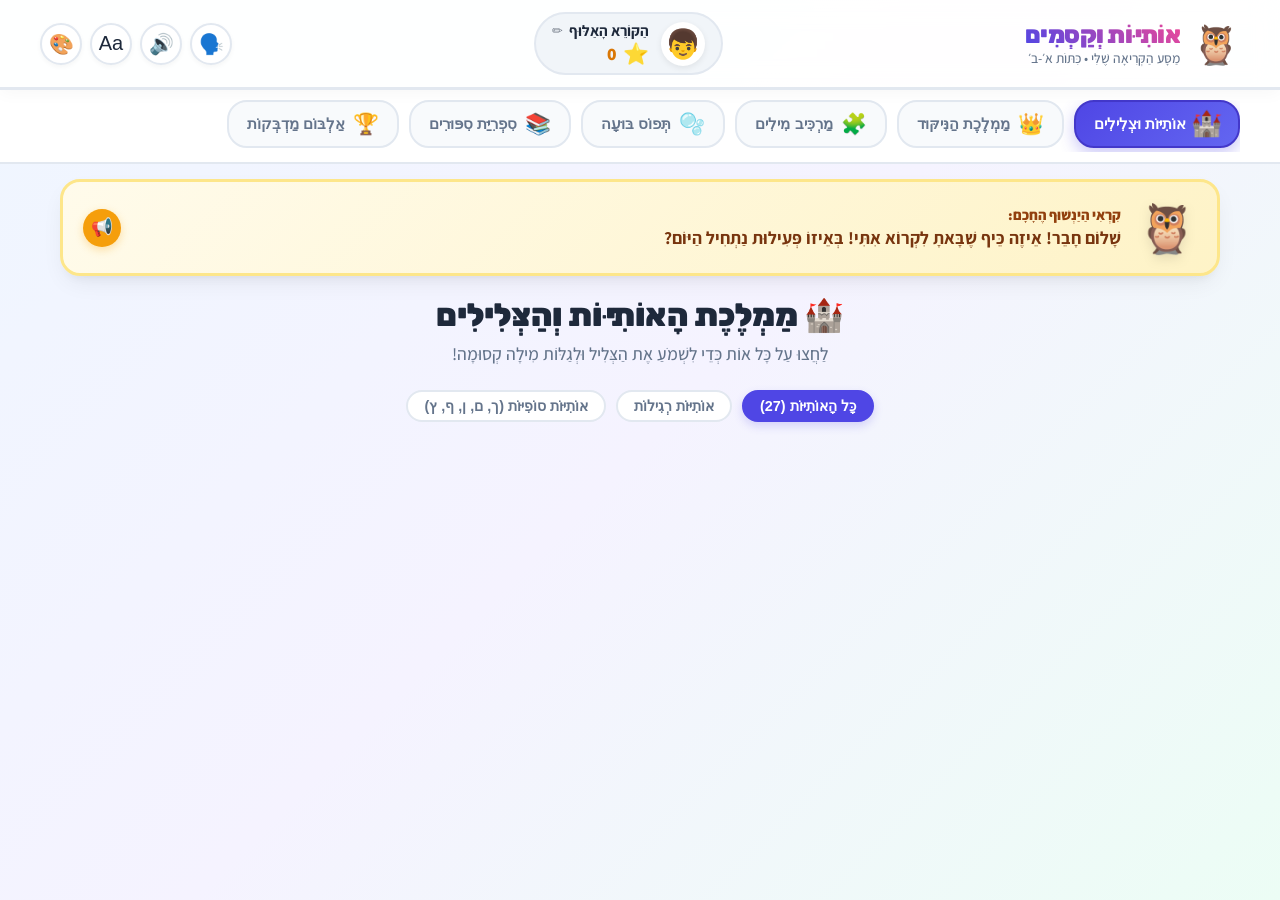
<file: index.html>
<!DOCTYPE html>
<html lang="he" dir="rtl">
<head>
    <meta charset="UTF-8">
    <meta name="viewport" content="width=device-width, initial-scale=1.0">
    <title>אוֹתִיּוֹת וְקַסְמִים - לומדים לקרוא בכיף | כיתות א׳-ב׳</title>
    <meta name="description" content="אפליקציה חינוכית ומשחקית ללימוד קריאה בעברית לילדי כיתות א'-ב': אותיות, ניקוד, הברות, מילים וסיפורים קצרים.">
    
    <!-- PWA Manifest -->
    <link rel="manifest" href="manifest.json">
    <meta name="theme-color" content="#4F46E5">
    <meta name="mobile-web-app-capable" content="yes">
    <meta name="apple-mobile-web-app-capable" content="yes">
    <meta name="apple-mobile-web-app-status-bar-style" content="default">
    <meta name="apple-mobile-web-app-title" content="אותיות וקסמים">
    <link rel="apple-touch-icon" href="icon-512.svg">

    <!-- קישור לסגנונות -->
    <link rel="stylesheet" href="style.css">
    
    <!-- Favicon קסום -->
    <link rel="icon" href="data:image/svg+xml,<svg xmlns=%22http://www.w3.org/2000/svg%22 viewBox=%220 0 100 100%22><text y=%22.9em%22 font-size=%2290%22>🦉</text></svg>">
</head>
<body>

    <!-- קנבס לחגיגות קונפטי -->
    <canvas id="confetti-canvas"></canvas>

    <!-- סרגל עליון -->
    <header class="app-header">
        <div class="header-container">
            <!-- לוגו האפליקציה -->
            <div class="logo-area" onclick="app.showZone('letters')">
                <div class="logo-icon">🦉</div>
                <div class="logo-text">
                    <h1>אוֹתִיּוֹת וְקַסְמִים</h1>
                    <p>מַסָּע הַקְּרִיאָה שֶׁלִּי • כִּתּוֹת א׳-ב׳</p>
                </div>
            </div>

            <!-- פרטי שחקן וכוכבים -->
            <div class="player-stats" id="player-profile-trigger" title="לחצו לעריכת שם ודמות">
                <div class="avatar-selector" id="current-avatar-btn">
                    👦
                </div>
                <div class="player-info">
                    <div class="player-name-row">
                        <span class="player-name" id="player-name-display">הַקּוֹרֵא הָאַלּוּף</span>
                        <span class="edit-icon-badge">✏️</span>
                    </div>
                    <div class="stars-counter">
                        <span class="star-icon">⭐</span>
                        <span id="stars-count">0</span>
                    </div>
                </div>
            </div>

            <!-- כפתורי שליטה מהירים -->
            <div class="header-actions">
                <button class="icon-btn" id="voice-settings-btn" title="בחירת קול ומבטא עברי">
                    🗣️
                </button>
                <button class="icon-btn" id="sound-toggle-btn" title="הפעל/השתק צלילים">
                    🔊
                </button>
                <button class="icon-btn" id="font-size-btn" title="שנה גודל כתב">
                    Aa
                </button>
                <button class="icon-btn" id="niqqud-color-btn" title="הדגש ניקוד בצבע">
                    🎨
                </button>
            </div>
        </div>
    </header>

    <!-- תפריט לשוניות משחק ולימוד -->
    <nav class="navigation-bar">
        <div class="nav-tabs">
            <button class="nav-tab active" data-zone="letters">
                <span class="tab-icon">🏰</span>
                <span>אוֹתִיּוֹת וּצְלִילִים</span>
            </button>
            <button class="nav-tab" data-zone="vowels">
                <span class="tab-icon">👑</span>
                <span>מַמְלֶכֶת הַנִּיקּוּד</span>
            </button>
            <button class="nav-tab" data-zone="syllables">
                <span class="tab-icon">🧩</span>
                <span>מַרְכִּיב מִילִים</span>
            </button>
            <button class="nav-tab" data-zone="bubbles">
                <span class="tab-icon">🫧</span>
                <span>תְּפוֹס בּוּעָה</span>
            </button>
            <button class="nav-tab" data-zone="stories">
                <span class="tab-icon">📚</span>
                <span>סִפְרִיַּת סִפּוּרִים</span>
            </button>
            <button class="nav-tab" data-zone="stickers">
                <span class="tab-icon">🏆</span>
                <span>אַלְבּוֹם מַדְבְּקוֹת</span>
            </button>
        </div>
    </nav>

    <!-- אזור הינשוף המלווה "קִרְאִי" -->
    <section class="mascot-banner">
        <div class="mascot-card">
            <div class="mascot-avatar" id="mascot-avatar-display">🦉</div>
            <div class="mascot-speech">
                <div class="mascot-name">קִרְאִי הַיַנְשׁוּף הֶחָכָם:</div>
                <div class="mascot-text" id="mascot-text-display">
                    שָׁלוֹם חָבֵר! אֵיזֶה כֵּיף שֶׁבָּאתָ לִקְרוֹא אִתִּי! בְּאֵיזוֹ פְּעִילוּת נַתְחִיל הַיּוֹם?
                </div>
            </div>
            <button class="mascot-speak-btn" id="mascot-speak-btn" title="הקרא את ההודעה">
                📢
            </button>
        </div>
    </section>

    <!-- גוף התוכן הראשי (אזורי משחק) -->
    <main class="main-content">

        <!-- ===================================================================
             1. אזור האותיות והצלילים
             =================================================================== -->
        <section class="game-zone active" id="zone-letters">
            <div class="zone-header">
                <h2 class="zone-title">🏰 מַמְלֶכֶת הָאוֹתִיּוֹת וְהַצְּלִילִים</h2>
                <p class="zone-subtitle">לַחֲצוּ עַל כָּל אוֹת כְּדֵי לִשְׁמֹעַ אֶת הַצְּלִיל וּלְגַלּוֹת מִילָה קְסוּמָה!</p>
            </div>

            <!-- סינון אותיות -->
            <div class="letters-filter-bar">
                <button class="filter-btn active" data-filter="all">כָּל הָאוֹתִיּוֹת (27)</button>
                <button class="filter-btn" data-filter="regular">אוֹתִיּוֹת רְגִילוֹת</button>
                <button class="filter-btn" data-filter="sofit">אוֹתִיּוֹת סוֹפִיּוֹת (ך, ם, ן, ף, ץ)</button>
            </div>

            <!-- רשת קלפי האותיות -->
            <div class="letters-grid" id="letters-grid-container">
                <!-- נטען דינמית דרך app.js -->
            </div>
        </section>

        <!-- ===================================================================
             2. ממלכת הניקוד
             =================================================================== -->
        <section class="game-zone" id="zone-vowels">
            <div class="zone-header">
                <h2 class="zone-title">👑 אֶרֶץ הַתְּנוּעוֹת וְהַנִּיקּוּד</h2>
                <p class="zone-subtitle">הַנִּיקּוּד מְלַמֵּד אֶת הָאוֹתִיּוֹת אֵיךְ לָשִׁיר! לַחֲצוּ וְתִשְׁמְעוּ כָּל תְּנוּעָה.</p>
            </div>

            <div class="vowels-showcase" id="vowels-cards-container">
                <!-- נטען דינמית דרך app.js -->
            </div>
        </section>

        <!-- ===================================================================
             3. מרכיב המילים (מעבדת ההברות)
             =================================================================== -->
        <section class="game-zone" id="zone-syllables">
            <div class="zone-header">
                <h2 class="zone-title">🧩 מַעְבֶּדֶת הַהֲבָרוֹת וְהַמִּילִים</h2>
                <p class="zone-subtitle">הַרְכִּיבוּ אֶת הַמִּילָה עַל יְדֵי לְחִיצָה עַל הַהֲבָרוֹת בַּסֵּדֶר הַנָּכוֹן!</p>
            </div>

            <div class="builder-container">
                <div class="builder-header">
                    <span class="badge" id="builder-level-indicator">שָׁלָב 1 מִתּוֹךְ 12</span>
                    <button class="btn-secondary" id="builder-listen-word-btn">🔊 הַשְׁמַע מִילָה</button>
                </div>

                <div class="word-target-card">
                    <div class="word-target-emoji" id="builder-target-emoji">🎈</div>
                    <div class="word-target-hint" id="builder-target-hint">רֶמֶז יַגִּיעַ כָּאן...</div>
                </div>

                <!-- משבצות להרכבת המילה -->
                <div class="word-slots-container" id="builder-slots-container">
                    <!-- משבצות דינמיות -->
                </div>

                <div class="syllables-bank-title">בַּחֲרוּ אֶת הַהֲבָרָה הַבָּאָה:</div>
                <div class="syllables-bank" id="builder-bank-container">
                    <!-- כפתורי הברות דינמיים -->
                </div>

                <div class="builder-actions">
                    <button class="btn-secondary" id="builder-reset-btn">🔄 נַסֶּה מֵחָדָשׁ</button>
                    <button class="btn-primary" id="builder-next-btn" style="display: none;">הַמִּילָה הַבָּאָה! 🌟</button>
                </div>
            </div>
        </section>

        <!-- ===================================================================
             4. אתגר פיצוץ בועות צליל
             =================================================================== -->
        <section class="game-zone" id="zone-bubbles">
            <div class="zone-header">
                <h2 class="zone-title">🫧 אֲתַגַּר פִּצּוּץ הַבּוּעוֹת</h2>
                <p class="zone-subtitle">הַקְשִׁיבוּ לַצְּלִיל שֶׁקִּרְאִי אוֹמֵר, וּפוֹצְצוּ אֶת הַבּוּעָה הַמַּתְאִימָה!</p>
            </div>

            <div class="bubble-arena" id="bubble-arena">
                <div class="bubble-arena-top">
                    <div class="bubble-target-box">
                        <span>צְלִיל לְחִפּוּשׂ:</span>
                        <span id="bubble-target-sound" style="color: #E11D48; font-size: 1.6rem;">---</span>
                        <button class="icon-btn" id="bubble-repeat-sound-btn" style="width:34px; height:34px;" title="השמע שוב צליל">🔊</button>
                    </div>
                    <div class="bubble-target-box">
                        <span>נְקֻדּוֹת:</span>
                        <span id="bubble-score">0</span>
                    </div>
                </div>

                <!-- שכבת פתיחה למשחק הבועות -->
                <div class="bubble-start-overlay" id="bubble-start-overlay">
                    <div style="font-size: 4rem;">🫧🎯</div>
                    <h3>מוּכָנִים לְפַצֵּץ בּוּעוֹת?</h3>
                    <p style="font-size: 1.15rem; color: #475569; max-width: 400px;">
                        הַקְשִׁיבוּ לַצְּלִיל וּפוֹצְצוּ רַק אֶת הַבּוּעוֹת הַנְּכוֹנוֹת כְּדֵי לִזְכּוֹת בְּכוֹכָבִים!
                    </p>
                    <button class="btn-primary" id="bubble-start-btn" style="font-size: 1.3rem;">
                        הַתְחֵל מִשְׂחָק! 🚀
                    </button>
                </div>
            </div>
        </section>

        <!-- ===================================================================
             5. ספריית הסיפורים המדורגת לפי שלבי הניקוד
             =================================================================== -->
        <section class="game-zone" id="zone-stories">
            <div class="zone-header">
                <h2 class="zone-title">📚 סִפְרִיַּת הַקְּרִיאָה הַמְּדֹרֶגֶת</h2>
                <p class="zone-subtitle">מַתְחִילִים עִם קָמָץ-פַּתָּח, וּבְכָל שָׁלָב מוֹסִיפִים תְּנוּעָה חֲדָשָׁה עַד לִקְרִיאָה שׁוֹטֶפֶת!</p>
            </div>

            <!-- סינון לפי שלבי ניקוד -->
            <div class="stories-filter-bar">
                <button class="filter-btn active" data-story-filter="all">כָּל הַשְּׁלָבִים (6)</button>
                <button class="filter-btn" data-story-filter="kamatz-patach">שָׁלָב 1: קָמָץ-פַּתָּח</button>
                <button class="filter-btn" data-story-filter="chiriq">שָׁלָב 2: + חִירִיק</button>
                <button class="filter-btn" data-story-filter="cholam">שָׁלָב 3: + חוֹלָם</button>
                <button class="filter-btn" data-story-filter="shuruk">שָׁלָב 4: + שׁוּרוּק</button>
                <button class="filter-btn" data-story-filter="segol">שָׁלָב 5: + סֶגוֹל-צֵירֵה</button>
                <button class="filter-btn" data-story-filter="fluent">שָׁלָב 6: כִּתָּה ב׳</button>
            </div>

            <!-- רשימת כרטיסי הסיפורים -->
            <div class="stories-list" id="stories-grid-container">
                <!-- נטען דינמית -->
            </div>

            <!-- תצוגת קריאת סיפור פעיל -->
            <div class="story-reader-view" id="story-reader-view">
                <div class="reader-header">
                    <div>
                        <span class="story-badge" id="reader-story-badge">כִּתָּה א׳</span>
                        <span class="story-vowels-pill" id="reader-vowels-pill" style="margin-right: 8px;">תְּנוּעוֹת</span>
                        <h3 id="reader-story-title" style="font-size: 1.9rem; font-weight: 800; font-family: 'Assistant', sans-serif; margin-top: 6px;">כּוֹתֶרֶת</h3>
                    </div>
                    <button class="btn-secondary" id="reader-back-btn">⬅️ חֲזָרָה לַסִּפְרִיָּה</button>
                </div>

                <!-- משפטי הסיפור המנוקדים -->
                <div class="reader-sentences" id="reader-sentences-container">
                    <!-- מילים מנוקדות הניתנות להקראה ולהדגשת קריוקי -->
                </div>

                <!-- כפתורי שליטה בהקראה -->
                <div class="reader-controls">
                    <button class="btn-primary" id="reader-play-btn">
                        <span>▶️</span>
                        <span>קְרָא לִי אֶת הַסִּפּוּר</span>
                    </button>
                    <button class="btn-secondary" id="reader-stop-btn">
                        <span>⏹️</span>
                        <span>עֲצֹר הַקְרָאָה</span>
                    </button>
                </div>

                <!-- שאלת הבנת הנקרא -->
                <div class="story-quiz-box" id="story-quiz-box">
                    <h4 id="story-quiz-question">שְׁאֵלַת הֲבָנָה...</h4>
                    <div class="quiz-options-list" id="story-quiz-options">
                        <!-- אפשרויות תשובה -->
                    </div>
                    <div id="story-quiz-feedback" style="margin-top: 15px; font-weight: 800; font-size: 1.1rem; display: none;"></div>
                </div>
            </div>
        </section>

        <!-- ===================================================================
             6. אלבום המדבקות וההישגים
             =================================================================== -->
        <section class="game-zone" id="zone-stickers">
            <div class="zone-header">
                <h2 class="zone-title">🏆 אַלְבּוֹם הַמַּדְבְּקוֹת וְהַפְּרָסִים</h2>
                <p class="zone-subtitle">כָּל פְּעִילוּת מַעֲנִיקָה כּוֹכָבִים שֶׁפּוֹתְחִים מַדְבְּקוֹת קְסוּמוֹת!</p>
                
                <!-- תעודת הקורא המצטיין האישית -->
                <div class="child-certificate-banner" id="child-certificate-banner">
                    <div class="cert-icon">🎖️</div>
                    <div class="cert-text">
                        <div class="cert-title">תְּעוּדַת הַקּוֹרֵא הַמִּצְטַיֵּן מוּעֲנֶקֶת לְ:</div>
                        <div class="cert-name" id="cert-child-name">הַקּוֹרֵא הָאַלּוּף</div>
                    </div>
                </div>
            </div>

            <div class="stickers-grid" id="stickers-grid-container">
                <!-- נטען דינמית דרך app.js -->
            </div>
        </section>

    </main>

    <!-- =======================================================================
         מודאל פרטי אות מורחב (Letter Detail Modal)
         ======================================================================= -->
    <div class="modal-backdrop" id="letter-modal">
        <div class="modal-window">
            <button class="modal-close-btn" onclick="app.closeModal('letter-modal')">✕</button>
            <div id="letter-modal-char" style="font-size: 5rem; font-weight: 900; color: #4F46E5; font-family: 'Rubik';">א</div>
            <h3 id="letter-modal-name" style="font-size: 1.8rem; margin: 5px 0;">שֵׁם הָאוֹת</h3>
            <div id="letter-modal-emoji" style="font-size: 3.5rem; margin: 10px 0;">🐇</div>
            <div id="letter-modal-word" style="font-size: 2rem; font-weight: 800; color: #E11D48;">מִילָה</div>
            <p id="letter-modal-hint" style="font-size: 1.05rem; color: #475569; margin: 15px 0; background: #F8FAFC; padding: 12px; border-radius: 12px;">רמז...</p>
            <button class="btn-primary" id="letter-modal-speak-btn" style="margin: 0 auto;">
                🔊 הַשְׁמַע צְלִיל וּמִילָה
            </button>
        </div>
    </div>

    <!-- =======================================================================
         מודאל פרופיל: שם הילד ובחירת דמות (Child Name & Avatar Modal)
         ======================================================================= -->
    <div class="modal-backdrop" id="profile-modal">
        <div class="modal-window profile-modal-window">
            <button class="modal-close-btn" onclick="app.closeModal('profile-modal')">✕</button>
            <h3 style="font-size: 1.6rem; color: #4F46E5; margin-bottom: 6px;">הַפְּרוֹפִיל שֶׁלִּי 🌟</h3>
            <p style="color: #64748B; font-size: 0.95rem; margin-bottom: 20px;">הַכְנִיסוּ אֶת שֵׁם הַיֶּלֶד/ה וּבַחֲרוּ אֶת הַדְּמוּת הָאֲהוּבָה עֲלֵיכֶם!</p>
            
            <!-- שדה הזנת שם הילד -->
            <div class="name-input-group">
                <label for="child-name-input" class="input-label">מָה הַשֵּׁם שֶׁלְּךָ / שֶׁלָּךְ?</label>
                <div class="name-input-wrapper">
                    <input type="text" id="child-name-input" maxlength="20" placeholder="למשל: דָּנִיאֵל, נוֹעָה, אוֹרִי..." autocomplete="off">
                </div>
            </div>

            <!-- בחירת דמות -->
            <div class="avatar-selection-group">
                <div class="input-label">בַּחֲרוּ דְּמוּת אֲהוּבָה:</div>
                <div class="avatars-grid">
                    <button class="avatar-option-btn icon-btn" data-avatar="👦" onclick="app.selectAvatarChoice('👦')">👦</button>
                    <button class="avatar-option-btn icon-btn" data-avatar="👧" onclick="app.selectAvatarChoice('👧')">👧</button>
                    <button class="avatar-option-btn icon-btn" data-avatar="🦁" onclick="app.selectAvatarChoice('🦁')">🦁</button>
                    <button class="avatar-option-btn icon-btn" data-avatar="🦊" onclick="app.selectAvatarChoice('🦊')">🦊</button>
                    <button class="avatar-option-btn icon-btn" data-avatar="🤖" onclick="app.selectAvatarChoice('🤖')">🤖</button>
                    <button class="avatar-option-btn icon-btn" data-avatar="🦉" onclick="app.selectAvatarChoice('🦉')">🦉</button>
                </div>
            </div>

            <div style="margin-top: 25px;">
                <button class="btn-primary" id="save-profile-btn" style="width: 100%; justify-content: center;" onclick="app.saveProfile()">
                    <span>שְׁמוֹר וְהַתְחֵל לִקְרוֹא!</span>
                    <span>🚀</span>
                </button>
            </div>
        </div>
    </div>

    <!-- =======================================================================
         מודאל בחירת קול ומבטא עברי (Hebrew Voice Settings Modal)
         ======================================================================= -->
    <div class="modal-backdrop" id="voice-modal">
        <div class="modal-window profile-modal-window">
            <button class="modal-close-btn" onclick="app.closeModal('voice-modal')">✕</button>
            <h3 style="font-size: 1.6rem; color: #4F46E5; margin-bottom: 6px;">הַגְדָּרוֹת קוֹל וּמִבְטָא 🗣️</h3>
            <p style="color: #64748B; font-size: 0.95rem; margin-bottom: 20px;">בַּחֲרוּ קוֹל דּוֹבֵר עִבְרִית בְּמִבְטָא יִשְׂרְאֵלִי טִבְעִי לַהַקְרָאָה!</p>

            <div class="voice-picker-group">
                <label for="voice-select-dropdown" class="input-label">בַּחֲרוּ קוֹל עִבְרִי מֵהַמַּחְשֵׁב / הַטַּלְפוֹן:</label>
                <select id="voice-select-dropdown" class="voice-select-dropdown">
                    <!-- נטען דינמית -->
                </select>
            </div>

            <div style="display: flex; gap: 10px; margin: 20px 0; justify-content: center;">
                <button type="button" class="btn-secondary" id="test-voice-btn" style="flex: 1; justify-content: center;" onclick="app.testSelectedVoice()">
                    <span>🔊 בְּדִיקַת קוֹל</span>
                </button>
                <button type="button" class="btn-primary" id="save-voice-btn" style="flex: 1; justify-content: center;" onclick="app.saveVoiceSelection()">
                    <span>שְׁמוֹר קוֹל 💾</span>
                </button>
            </div>

            <!-- תיבת טיפ להגדרת קולות טבעיים -->
            <div class="voice-tip-box">
                <div style="font-size: 1.4rem;">💡</div>
                <div style="text-align: right;">
                    <strong style="color: #92400E; display: block; margin-bottom: 3px;">טִיפּ לִקְרִיאָה בְּמִבְטָא מוּשְׁלָם:</strong>
                    <p style="font-size: 0.88rem; color: #78350F; line-height: 1.4; margin: 0;">
                        בִּדְפַדְפַן Microsoft Edge מוּבְנִים קוֹלוֹת טִבְעִיִּים בְּאֵיכוּת שִׂיא: <em>Avri Natural</em> וְ-<em>Hila Natural</em>. מַמְלִיצִים מְאוֹד לִבְחוֹר בָּהֶם!
                    </p>
                </div>
            </div>
        </div>
    </div>

    <!-- =======================================================================
         מודאל פרס ומדבקה חדשה (Reward Celebration Modal)
         ======================================================================= -->
    <div class="modal-backdrop" id="reward-modal">
        <div class="modal-window">
            <div style="font-size: 5rem; animation: gentle-bounce 1s infinite;">🎉</div>
            <h3 style="font-size: 1.8rem; color: #D97706; margin-bottom: 8px;">מַדְבָּקָה חֲדָשָׁה נִפְתְּחָה!</h3>
            <div id="reward-modal-icon" style="font-size: 4.5rem; margin: 15px 0;">🏆</div>
            <h4 id="reward-modal-title" style="font-size: 1.4rem; color: #1E293B;">אַלּוּף הַקְּרִיאָה</h4>
            <p id="reward-modal-desc" style="color: #64748B; margin: 10px 0 20px;">הִשְׁלַמְתָּ אֶת הַיַּעַד בְּהַצְלָחָה!</p>
            <button class="btn-primary" onclick="app.closeModal('reward-modal')" style="margin: 0 auto;">
                אֵיזֶה כֵּיף! תּוֹדָה 🌟
            </button>
        </div>
    </div>

    <!-- סקריפטים -->
    <script src="reading-data.js"></script>
    <script src="sound-effects.js"></script>
    <script src="app.js"></script>

    <!-- רישום Service Worker לעבודה אופליין -->
    <script>
        if ('serviceWorker' in navigator) {
            window.addEventListener('load', function() {
                navigator.serviceWorker.register('./sw.js')
                    .then(function(reg) { console.log('SW registered:', reg.scope); })
                    .catch(function(err) { console.log('SW failed:', err); });
            });
        }
    </script>
</body>
</html>
</file>
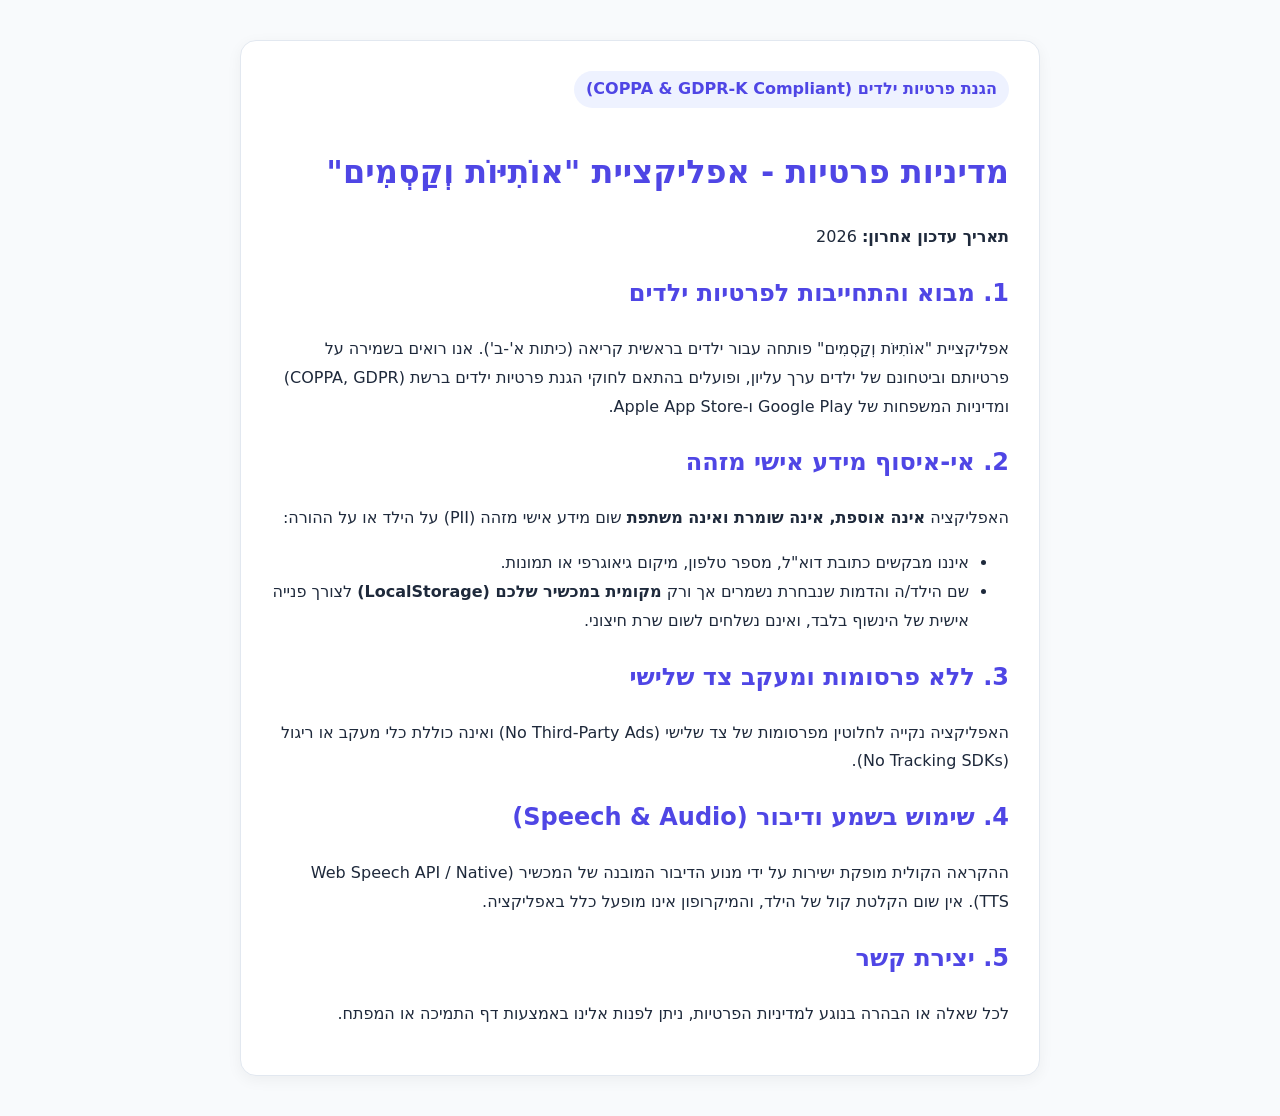
<file: privacy-policy.html>
<!DOCTYPE html>
<html lang="he" dir="rtl">
<head>
    <meta charset="UTF-8">
    <meta name="viewport" content="width=device-width, initial-scale=1.0">
    <title>מדיניות פרטיות | אוֹתִיּוֹת וְקַסְמִים</title>
    <style>
        body {
            font-family: system-ui, -apple-system, sans-serif;
            background: #F8FAFC;
            color: #1E293B;
            line-height: 1.8;
            padding: 40px 20px;
            max-width: 800px;
            margin: 0 auto;
        }
        h1, h2 { color: #4F46E5; }
        .card {
            background: white;
            padding: 30px;
            border-radius: 16px;
            box-shadow: 0 4px 15px rgba(0,0,0,0.05);
            border: 1px solid #E2E8F0;
        }
        .badge {
            background: #EEF2FF;
            color: #4F46E5;
            font-weight: 700;
            padding: 4px 12px;
            border-radius: 20px;
            display: inline-block;
            margin-bottom: 15px;
        }
    </style>
</head>
<body>
    <div class="card">
        <span class="badge">הגנת פרטיות ילדים (COPPA & GDPR-K Compliant)</span>
        <h1>מדיניות פרטיות - אפליקציית "אוֹתִיּוֹת וְקַסְמִים"</h1>
        <p><strong>תאריך עדכון אחרון:</strong> 2026</p>

        <h2>1. מבוא והתחייבות לפרטיות ילדים</h2>
        <p>
            אפליקציית "אוֹתִיּוֹת וְקַסְמִים" פותחה עבור ילדים בראשית קריאה (כיתות א'-ב'). אנו רואים בשמירה על פרטיותם וביטחונם של ילדים ערך עליון, ופועלים בהתאם לחוקי הגנת פרטיות ילדים ברשת (COPPA, GDPR) ומדיניות המשפחות של Google Play ו-Apple App Store.
        </p>

        <h2>2. אי-איסוף מידע אישי מזהה</h2>
        <p>
            האפליקציה <strong>אינה אוספת, אינה שומרת ואינה משתפת</strong> שום מידע אישי מזהה (PII) על הילד או על ההורה:
        </p>
        <ul>
            <li>איננו מבקשים כתובת דוא"ל, מספר טלפון, מיקום גיאוגרפי או תמונות.</li>
            <li>שם הילד/ה והדמות שנבחרת נשמרים אך ורק <strong>מקומית במכשיר שלכם (LocalStorage)</strong> לצורך פנייה אישית של הינשוף בלבד, ואינם נשלחים לשום שרת חיצוני.</li>
        </ul>

        <h2>3. ללא פרסומות ומעקב צד שלישי</h2>
        <p>
            האפליקציה נקייה לחלוטין מפרסומות של צד שלישי (No Third-Party Ads) ואינה כוללת כלי מעקב או ריגול (No Tracking SDKs).
        </p>

        <h2>4. שימוש בשמע ודיבור (Speech & Audio)</h2>
        <p>
            ההקראה הקולית מופקת ישירות על ידי מנוע הדיבור המובנה של המכשיר (Web Speech API / Native TTS). אין שום הקלטת קול של הילד, והמיקרופון אינו מופעל כלל באפליקציה.
        </p>

        <h2>5. יצירת קשר</h2>
        <p>
            לכל שאלה או הבהרה בנוגע למדיניות הפרטיות, ניתן לפנות אלינו באמצעות דף התמיכה או המפתח.
        </p>
    </div>
</body>
</html>
</file>
<file: style.css>
/* ==========================================================================
   אוֹתִיּוֹת וְקַסְמִים - סגנונות עיצוב ואנימציה לילדי כיתות א'-ב'
   עיצוב נגיש, רספונסיבי, צבעוני וידידותי למשתמש בעברית (RTL)
   ========================================================================== */

@import url('https://fonts.googleapis.com/css2?family=Assistant:wght@400;600;700;800;900&family=Alef:wght@400;700&family=Rubik:wght@500;700;900&display=swap');

:root {
    --primary: #4F46E5;
    --primary-light: #818CF8;
    --secondary: #EC4899;
    --accent-orange: #FF7043;
    --accent-yellow: #FFD54F;
    --accent-green: #10B981;
    --accent-blue: #0284C7;
    --accent-purple: #8B5CF6;
    
    --bg-gradient: linear-gradient(135deg, #EFF6FF 0%, #F5F3FF 50%, #ECFDF5 100%);
    --card-bg: #FFFFFF;
    --text-main: #1E293B;
    --text-muted: #64748B;
    
    --niqqud-color: #EF4444; /* צבע ניקוד מודגש */
    --font-scale: 1;
    
    --radius-sm: 12px;
    --radius-md: 20px;
    --radius-lg: 32px;
    --radius-full: 9999px;
    
    --shadow-soft: 0 10px 25px -5px rgba(0, 0, 0, 0.07), 0 8px 10px -6px rgba(0, 0, 0, 0.05);
    --shadow-pop: 0 14px 30px rgba(79, 70, 229, 0.2);
    --shadow-card: 0 8px 20px rgba(0, 0, 0, 0.06);
}

/* מצב צבע ניקוד מושבת / מופעל */
body.highlight-niqqud {
    --niqqud-color: #E11D48;
}

* {
    box-sizing: border-box;
    margin: 0;
    padding: 0;
    -webkit-tap-highlight-color: transparent;
}

body {
    font-family: 'Assistant', 'Alef', 'Rubik', system-ui, -apple-system, sans-serif;
    background: var(--bg-gradient);
    color: var(--text-main);
    direction: rtl;
    min-height: 100vh;
    display: flex;
    flex-direction: column;
    overflow-x: hidden;
    font-size: calc(16px * var(--font-scale));
    user-select: none;
    font-feature-settings: "mark" 1, "mkmk" 1;
    text-rendering: optimizeLegibility;
    -webkit-font-smoothing: antialiased;
}

/* ==========================================================================
   סרגל עליון (Top Bar & Header)
   ========================================================================== */
.app-header {
    background: rgba(255, 255, 255, 0.92);
    backdrop-filter: blur(12px);
    border-bottom: 3px solid #E2E8F0;
    padding: 12px 20px;
    position: sticky;
    top: 0;
    z-index: 100;
    box-shadow: 0 4px 15px rgba(0, 0, 0, 0.03);
}

.header-container {
    max-width: 1200px;
    margin: 0 auto;
    display: flex;
    justify-content: space-between;
    align-items: center;
    gap: 15px;
    flex-wrap: wrap;
}

.logo-area {
    display: flex;
    align-items: center;
    gap: 12px;
    cursor: pointer;
}

.logo-icon {
    font-size: 2.4rem;
    animation: gentle-bounce 2.5s infinite ease-in-out;
}

.logo-text h1 {
    font-family: 'Rubik', sans-serif;
    font-size: 1.5rem;
    font-weight: 900;
    background: linear-gradient(45deg, #4F46E5, #EC4899);
    -webkit-background-clip: text;
    -webkit-text-fill-color: transparent;
    letter-spacing: -0.5px;
}

.logo-text p {
    font-size: 0.85rem;
    color: var(--text-muted);
    font-weight: 500;
}

/* פרטי שחקן וניקוד */
.player-stats {
    display: flex;
    align-items: center;
    gap: 12px;
    background: #F1F5F9;
    padding: 6px 16px;
    border-radius: var(--radius-full);
    border: 2px solid #E2E8F0;
    cursor: pointer;
    transition: all 0.2s cubic-bezier(0.34, 1.56, 0.64, 1);
}

.player-stats:hover {
    transform: translateY(-2px);
    border-color: var(--primary-light);
    box-shadow: 0 4px 14px rgba(79, 70, 229, 0.12);
}

.player-name-row {
    display: flex;
    align-items: center;
    gap: 6px;
}

.edit-icon-badge {
    font-size: 0.8rem;
    opacity: 0.6;
    transition: all 0.2s;
}

.player-stats:hover .edit-icon-badge {
    opacity: 1;
    transform: scale(1.2);
}

.avatar-selector {
    cursor: pointer;
    font-size: 1.8rem;
    background: white;
    border-radius: 50%;
    width: 44px;
    height: 44px;
    display: flex;
    align-items: center;
    justify-content: center;
    box-shadow: 0 2px 6px rgba(0, 0, 0, 0.08);
    transition: transform 0.2s;
}

.avatar-selector:hover {
    transform: scale(1.15) rotate(5deg);
}

.player-info {
    display: flex;
    flex-direction: column;
}

.player-name {
    font-weight: 700;
    font-size: 0.95rem;
    color: var(--text-main);
}

.stars-counter {
    display: flex;
    align-items: center;
    gap: 6px;
    font-size: 1.1rem;
    font-weight: 800;
    color: #D97706;
}

.stars-counter .star-icon {
    font-size: 1.3rem;
    animation: spin-glow 3s infinite linear;
}

/* כפתורי בקרה מהירים בראש הדף */
.header-actions {
    display: flex;
    align-items: center;
    gap: 8px;
}

.icon-btn {
    background: white;
    border: 2px solid #E2E8F0;
    border-radius: var(--radius-full);
    width: 42px;
    height: 42px;
    display: flex;
    align-items: center;
    justify-content: center;
    font-size: 1.25rem;
    cursor: pointer;
    color: var(--text-main);
    transition: all 0.2s cubic-bezier(0.34, 1.56, 0.64, 1);
    box-shadow: 0 2px 5px rgba(0, 0, 0, 0.04);
}

.icon-btn:hover {
    transform: translateY(-2px);
    border-color: var(--primary-light);
    box-shadow: 0 4px 10px rgba(79, 70, 229, 0.15);
}

.icon-btn:active {
    transform: scale(0.95);
}

/* ==========================================================================
   תפריט לשוניות משחק (Game Navigation Tabs)
   ========================================================================== */
.navigation-bar {
    background: white;
    padding: 10px 15px;
    border-bottom: 2px solid #E2E8F0;
}

.nav-tabs {
    max-width: 1200px;
    margin: 0 auto;
    display: flex;
    gap: 10px;
    overflow-x: auto;
    padding-bottom: 4px;
    scrollbar-width: thin;
}

.nav-tabs::-webkit-scrollbar {
    height: 6px;
}

.nav-tabs::-webkit-scrollbar-thumb {
    background: #CBD5E1;
    border-radius: 10px;
}

.nav-tab {
    display: flex;
    align-items: center;
    gap: 8px;
    padding: 10px 18px;
    border-radius: var(--radius-md);
    background: #F8FAFC;
    border: 2px solid #E2E8F0;
    font-weight: 700;
    font-size: 0.95rem;
    color: var(--text-muted);
    cursor: pointer;
    white-space: nowrap;
    transition: all 0.25s ease;
}

.nav-tab .tab-icon {
    font-size: 1.3rem;
    transition: transform 0.2s;
}

.nav-tab:hover {
    background: #EEF2FF;
    color: var(--primary);
    border-color: #C7D2FE;
    transform: translateY(-2px);
}

.nav-tab.active {
    background: linear-gradient(135deg, #4F46E5, #6366F1);
    color: white;
    border-color: #4338CA;
    box-shadow: 0 6px 16px rgba(79, 70, 229, 0.3);
}

.nav-tab.active .tab-icon {
    transform: scale(1.2);
}

/* ==========================================================================
   אזור הינשוף המלווה (Mascot Companion Bar)
   ========================================================================== */
.mascot-banner {
    max-width: 1200px;
    margin: 15px auto 0;
    padding: 0 20px;
    width: 100%;
}

.mascot-card {
    background: linear-gradient(135deg, #FFFBEB 0%, #FEF3C7 100%);
    border: 3px solid #FDE68A;
    border-radius: var(--radius-md);
    padding: 14px 20px;
    display: flex;
    align-items: center;
    gap: 16px;
    box-shadow: var(--shadow-soft);
    position: relative;
    overflow: hidden;
}

.mascot-avatar {
    font-size: 3rem;
    animation: gentle-wobble 3s infinite ease-in-out;
    filter: drop-shadow(0 4px 6px rgba(0, 0, 0, 0.1));
}

.mascot-speech {
    flex: 1;
}

.mascot-name {
    font-weight: 900;
    font-size: 0.9rem;
    color: #92400E;
    margin-bottom: 2px;
}

.mascot-text {
    font-size: 1.1rem;
    font-weight: 700;
    color: #78350F;
    line-height: 1.4;
}

.mascot-speak-btn {
    background: #F59E0B;
    color: white;
    border: none;
    border-radius: var(--radius-full);
    width: 38px;
    height: 38px;
    cursor: pointer;
    font-size: 1.1rem;
    display: flex;
    align-items: center;
    justify-content: center;
    box-shadow: 0 3px 8px rgba(245, 158, 11, 0.3);
    transition: transform 0.2s;
}

.mascot-speak-btn:hover {
    transform: scale(1.1);
}

/* ==========================================================================
   תוכן המשחקים הראשי (Main Workspace Container)
   ========================================================================== */
.main-content {
    max-width: 1200px;
    margin: 20px auto 40px;
    padding: 0 20px;
    width: 100%;
    flex: 1;
}

.game-zone {
    display: none;
    animation: fadeIn 0.3s ease-out forwards;
}

.game-zone.active {
    display: block;
}

.zone-header {
    text-align: center;
    margin-bottom: 25px;
}

.zone-title {
    font-family: 'Rubik', sans-serif;
    font-size: 2rem;
    font-weight: 900;
    color: var(--text-main);
    display: flex;
    align-items: center;
    justify-content: center;
    gap: 12px;
    margin-bottom: 8px;
}

.zone-subtitle {
    font-size: 1.1rem;
    color: var(--text-muted);
    font-weight: 500;
}

/* ==========================================================================
   1. אזור האותיות והצלילים (Letters & Sounds Zone)
   ========================================================================== */
.letters-filter-bar {
    display: flex;
    justify-content: center;
    gap: 10px;
    margin-bottom: 20px;
    flex-wrap: wrap;
}

.filter-btn {
    background: white;
    border: 2px solid #E2E8F0;
    padding: 6px 16px;
    border-radius: var(--radius-full);
    font-weight: 700;
    font-size: 0.9rem;
    color: var(--text-muted);
    cursor: pointer;
    transition: all 0.2s;
}

.filter-btn:hover, .filter-btn.active {
    background: #4F46E5;
    color: white;
    border-color: #4F46E5;
    box-shadow: 0 4px 10px rgba(79, 70, 229, 0.2);
}

.letters-grid {
    display: grid;
    grid-template-columns: repeat(auto-fill, minmax(130px, 1fr));
    gap: 15px;
}

.letter-card {
    background: white;
    border: 3px solid #E2E8F0;
    border-radius: var(--radius-md);
    padding: 16px 12px;
    text-align: center;
    cursor: pointer;
    transition: all 0.25s cubic-bezier(0.34, 1.56, 0.64, 1);
    box-shadow: var(--shadow-card);
    position: relative;
    display: flex;
    flex-direction: column;
    align-items: center;
}

.letter-card:hover {
    transform: translateY(-6px) scale(1.03);
    border-color: var(--primary-light);
    box-shadow: var(--shadow-pop);
}

.letter-card:active {
    transform: scale(0.97);
}

.letter-char {
    font-size: 3.8rem;
    font-weight: 800;
    font-family: 'Assistant', 'Alef', 'Rubik', sans-serif;
    color: var(--primary);
    line-height: 1.2;
    margin-bottom: 4px;
    font-feature-settings: "mark" 1, "mkmk" 1;
}

.letter-name {
    font-size: 1rem;
    font-weight: 700;
    color: var(--text-main);
    margin-bottom: 6px;
}

.letter-sample-word {
    font-size: 0.9rem;
    color: var(--accent-orange);
    font-weight: 700;
    display: flex;
    align-items: center;
    gap: 4px;
    background: #FFF7ED;
    padding: 4px 8px;
    border-radius: var(--radius-full);
}

/* ==========================================================================
   2. אזור ממלכת הניקוד (Vowels Kingdom Zone)
   ========================================================================== */
.vowels-showcase {
    display: grid;
    grid-template-columns: repeat(auto-fit, minmax(320px, 1fr));
    gap: 20px;
    margin-bottom: 30px;
}

.vowel-card {
    background: white;
    border-radius: var(--radius-md);
    padding: 24px;
    border: 3px solid transparent;
    box-shadow: var(--shadow-card);
    display: flex;
    flex-direction: column;
    gap: 15px;
    transition: all 0.3s ease;
    position: relative;
    overflow: hidden;
}

.vowel-card:hover {
    transform: translateY(-4px);
    box-shadow: var(--shadow-soft);
}

.vowel-header {
    display: flex;
    align-items: center;
    justify-content: space-between;
}

.vowel-badge {
    font-size: 2.2rem;
    font-weight: 800;
    font-family: 'Assistant', 'Alef', sans-serif;
    padding: 6px 18px;
    border-radius: var(--radius-sm);
    color: white;
    box-shadow: 0 4px 10px rgba(0, 0, 0, 0.12);
    font-feature-settings: "mark" 1, "mkmk" 1;
}

.vowel-info h3 {
    font-size: 1.35rem;
    font-weight: 800;
    color: var(--text-main);
}

.vowel-sound-tag {
    font-size: 0.85rem;
    font-weight: 700;
    color: var(--text-muted);
}

.vowel-desc {
    font-size: 1rem;
    color: #475569;
    line-height: 1.5;
    background: #F8FAFC;
    padding: 10px 14px;
    border-radius: var(--radius-sm);
    border-right: 4px solid var(--primary);
}

.vowel-samples-title {
    font-weight: 700;
    font-size: 0.9rem;
    color: var(--text-muted);
    margin-bottom: 8px;
}

.vowel-samples-row {
    display: flex;
    gap: 8px;
    flex-wrap: wrap;
}

.vowel-sample-chip {
    background: #F1F5F9;
    border: 2px solid #CBD5E1;
    border-radius: var(--radius-sm);
    padding: 8px 14px;
    font-size: 1.5rem;
    font-weight: 800;
    color: var(--text-main);
    cursor: pointer;
    transition: all 0.2s;
    display: flex;
    align-items: center;
    gap: 6px;
}

.vowel-sample-chip:hover {
    background: white;
    border-color: var(--primary);
    transform: scale(1.1);
    box-shadow: 0 4px 10px rgba(0, 0, 0, 0.08);
}

/* ==========================================================================
   3. מעבדת ההברות והרכבת המילים (Syllable Lab & Word Builder)
   ========================================================================== */
.builder-container {
    max-width: 750px;
    margin: 0 auto;
    background: white;
    border: 3px solid #E2E8F0;
    border-radius: var(--radius-lg);
    padding: 30px;
    box-shadow: var(--shadow-soft);
    text-align: center;
}

.builder-header {
    display: flex;
    justify-content: space-between;
    align-items: center;
    margin-bottom: 20px;
}

.word-target-card {
    display: flex;
    flex-direction: column;
    align-items: center;
    gap: 10px;
    margin-bottom: 30px;
}

.word-target-emoji {
    font-size: 5rem;
    animation: gentle-bounce 2s infinite ease-in-out;
}

.word-target-hint {
    background: #EFF6FF;
    color: var(--accent-blue);
    padding: 8px 18px;
    border-radius: var(--radius-full);
    font-size: 1.05rem;
    font-weight: 700;
}

/* משבצות היעד של המילה */
.word-slots-container {
    display: flex;
    justify-content: center;
    gap: 12px;
    margin-bottom: 35px;
    direction: rtl;
}

.syllable-slot {
    width: 95px;
    height: 95px;
    border: 3px dashed #CBD5E1;
    border-radius: var(--radius-md);
    background: #F8FAFC;
    display: flex;
    align-items: center;
    justify-content: center;
    font-size: 2.6rem;
    font-weight: 800;
    font-family: 'Assistant', 'Alef', sans-serif;
    color: var(--primary);
    transition: all 0.2s ease;
    font-feature-settings: "mark" 1, "mkmk" 1;
}

.syllable-slot.filled {
    border-style: solid;
    border-color: var(--primary);
    background: #EEF2FF;
    animation: popIn 0.3s cubic-bezier(0.34, 1.56, 0.64, 1);
}

.syllable-slot.correct {
    border-color: var(--accent-green);
    background: #ECFDF5;
    color: #065F46;
}

/* בנק ההברות לבחירה */
.syllables-bank-title {
    font-size: 1.05rem;
    font-weight: 700;
    color: var(--text-muted);
    margin-bottom: 12px;
}

.syllables-bank {
    display: flex;
    justify-content: center;
    gap: 14px;
    flex-wrap: wrap;
    margin-bottom: 25px;
}

.syllable-choice-btn {
    background: white;
    border: 3px solid #E2E8F0;
    border-radius: var(--radius-md);
    padding: 12px 24px;
    font-size: 2.4rem;
    font-weight: 800;
    font-family: 'Assistant', 'Alef', sans-serif;
    color: var(--text-main);
    cursor: pointer;
    box-shadow: 0 4px 10px rgba(0, 0, 0, 0.05);
    transition: all 0.2s cubic-bezier(0.34, 1.56, 0.64, 1);
    font-feature-settings: "mark" 1, "mkmk" 1;
}

.syllable-choice-btn:hover {
    transform: translateY(-4px) scale(1.05);
    border-color: var(--primary);
    box-shadow: 0 8px 18px rgba(79, 70, 229, 0.15);
}

.syllable-choice-btn:active {
    transform: scale(0.95);
}

.syllable-choice-btn.used {
    opacity: 0.3;
    pointer-events: none;
    transform: scale(0.9);
}

/* כפתורי פעולה בבונה המילים */
.builder-actions {
    display: flex;
    justify-content: center;
    gap: 12px;
}

.btn-secondary {
    background: #F1F5F9;
    border: 2px solid #CBD5E1;
    color: var(--text-muted);
    font-weight: 700;
    padding: 10px 20px;
    border-radius: var(--radius-full);
    cursor: pointer;
    font-size: 1rem;
    transition: all 0.2s;
}

.btn-secondary:hover {
    background: #E2E8F0;
    color: var(--text-main);
}

/* ==========================================================================
   4. אתגר פיצוץ הבועות (Bubble Popper Zone)
   ========================================================================== */
.bubble-arena {
    max-width: 800px;
    margin: 0 auto;
    background: linear-gradient(180deg, #E0F2FE 0%, #BAE6FD 100%);
    border: 4px solid #7DD3FC;
    border-radius: var(--radius-lg);
    height: 480px;
    position: relative;
    overflow: hidden;
    box-shadow: var(--shadow-soft);
}

.bubble-arena-top {
    position: absolute;
    top: 15px;
    right: 20px;
    left: 20px;
    display: flex;
    justify-content: space-between;
    align-items: center;
    z-index: 10;
}

.bubble-target-box {
    background: white;
    padding: 8px 20px;
    border-radius: var(--radius-full);
    border: 3px solid #0284C7;
    font-size: 1.3rem;
    font-weight: 900;
    color: #0369A1;
    display: flex;
    align-items: center;
    gap: 10px;
    box-shadow: 0 4px 12px rgba(0, 0, 0, 0.08);
}

.bubble-start-overlay {
    position: absolute;
    inset: 0;
    background: rgba(255, 255, 255, 0.9);
    display: flex;
    flex-direction: column;
    align-items: center;
    justify-content: center;
    z-index: 20;
    gap: 15px;
    text-align: center;
    padding: 20px;
}

.bubble-start-overlay h3 {
    font-size: 2rem;
    color: #0369A1;
    font-weight: 900;
}

.bubble-item {
    position: absolute;
    width: 88px;
    height: 88px;
    border-radius: 50%;
    background: radial-gradient(circle at 30% 30%, rgba(255, 255, 255, 0.9), rgba(56, 189, 248, 0.7));
    border: 3px solid rgba(255, 255, 255, 0.8);
    box-shadow: 0 8px 20px rgba(14, 165, 233, 0.3), inset 0 -4px 8px rgba(3, 105, 161, 0.3);
    display: flex;
    align-items: center;
    justify-content: center;
    font-size: 2.5rem;
    font-weight: 800;
    font-family: 'Assistant', 'Alef', sans-serif;
    color: #0369A1;
    cursor: pointer;
    user-select: none;
    transition: transform 0.1s;
    animation: floatUp linear forwards;
    font-feature-settings: "mark" 1, "mkmk" 1;
}

.bubble-item:hover {
    transform: scale(1.1);
}

.bubble-item:active {
    transform: scale(0.9);
}

/* ==========================================================================
   5. ספריית הסיפורים הקצרים (Storybook Library Zone)
   ========================================================================== */
.stories-list {
    display: grid;
    grid-template-columns: repeat(auto-fit, minmax(280px, 1fr));
    gap: 20px;
    margin-bottom: 30px;
}

.story-preview-card {
    background: white;
    border: 3px solid #E2E8F0;
    border-radius: var(--radius-md);
    padding: 22px;
    box-shadow: var(--shadow-card);
    cursor: pointer;
    transition: all 0.25s ease;
    display: flex;
    flex-direction: column;
    gap: 12px;
    position: relative;
    overflow: hidden;
}

.story-preview-card:hover {
    transform: translateY(-5px);
    box-shadow: var(--shadow-pop);
}

.story-card-top-tags {
    display: flex;
    justify-content: space-between;
    align-items: center;
    gap: 8px;
    flex-wrap: wrap;
}

.story-badge {
    font-size: 0.85rem;
    font-weight: 800;
    padding: 5px 12px;
    border-radius: var(--radius-full);
    width: fit-content;
    color: white;
}

.story-vowels-pill {
    display: inline-flex;
    align-items: center;
    gap: 6px;
    background: #FFF7ED;
    color: #C2410C;
    border: 1.5px solid #FED7AA;
    border-radius: var(--radius-full);
    padding: 4px 10px;
    font-size: 0.95rem;
    font-weight: 800;
    font-family: 'Assistant', sans-serif;
}

.story-card-title {
    font-size: 1.45rem;
    font-weight: 800;
    font-family: 'Assistant', 'Rubik', sans-serif;
    color: var(--text-main);
    display: flex;
    align-items: center;
    gap: 8px;
}

.story-card-desc {
    font-size: 0.95rem;
    color: var(--text-muted);
    line-height: 1.5;
}

.story-card-preview-text {
    font-family: 'Assistant', 'Alef', sans-serif;
    font-size: 1.25rem;
    font-weight: 700;
    color: #475569;
    background: #F8FAFC;
    padding: 8px 12px;
    border-radius: var(--radius-sm);
    border-right: 3px solid #CBD5E1;
    font-feature-settings: "mark" 1, "mkmk" 1;
}

.stories-filter-bar {
    display: flex;
    justify-content: center;
    gap: 8px;
    margin-bottom: 25px;
    flex-wrap: wrap;
}

/* נגן הסיפור הפעיל (Story Reader Player) */
.story-reader-view {
    display: none;
    background: white;
    border: 3px solid #E2E8F0;
    border-radius: var(--radius-lg);
    padding: 30px;
    box-shadow: var(--shadow-soft);
    max-width: 880px;
    margin: 0 auto;
}

.story-reader-view.active {
    display: block;
}

.reader-header {
    display: flex;
    justify-content: space-between;
    align-items: center;
    border-bottom: 2px solid #F1F5F9;
    padding-bottom: 16px;
    margin-bottom: 25px;
    gap: 15px;
    flex-wrap: wrap;
}

.reader-sentences {
    display: flex;
    flex-direction: column;
    gap: 22px;
    margin-bottom: 35px;
}

.reader-sentence {
    font-family: 'Assistant', 'Alef', sans-serif;
    font-size: 2.2rem;
    line-height: 2.6; /* מרווח קריטי להצגה מושלמת של הניקוד ללא חיתוך! */
    font-weight: 700;
    letter-spacing: 0.03em;
    color: var(--text-main);
    padding: 14px 22px;
    border-radius: var(--radius-md);
    background: #F8FAFC;
    border-right: 5px solid var(--primary);
    transition: all 0.2s ease;
    font-feature-settings: "mark" 1, "mkmk" 1;
}

.reader-word {
    display: inline-block;
    padding: 2px 8px;
    margin: 2px 2px;
    border-radius: 8px;
    cursor: pointer;
    transition: all 0.15s ease;
}

.reader-word:hover {
    background: #FEF08A;
    color: #854D0E;
    transform: scale(1.08);
}

.reader-word.reading-highlight {
    background: #FDE047;
    color: #713F12;
    box-shadow: 0 4px 14px rgba(234, 179, 8, 0.45);
    transform: scale(1.12);
}

.reader-controls {
    display: flex;
    justify-content: center;
    gap: 15px;
    margin-bottom: 30px;
    flex-wrap: wrap;
}

.btn-primary {
    background: linear-gradient(135deg, #4F46E5, #6366F1);
    color: white;
    border: none;
    font-weight: 800;
    font-size: 1.15rem;
    padding: 12px 28px;
    border-radius: var(--radius-full);
    cursor: pointer;
    display: flex;
    align-items: center;
    gap: 10px;
    box-shadow: 0 6px 18px rgba(79, 70, 229, 0.3);
    transition: all 0.2s;
}

.btn-primary:hover {
    transform: translateY(-2px) scale(1.03);
    box-shadow: 0 8px 22px rgba(79, 70, 229, 0.4);
}

.btn-primary:active {
    transform: scale(0.97);
}

/* שאלת הבנת הנקרא */
.story-quiz-box {
    background: #FFFBEB;
    border: 3px solid #FDE68A;
    border-radius: var(--radius-md);
    padding: 24px;
    margin-top: 25px;
}

.story-quiz-box h4 {
    font-size: 1.25rem;
    color: #92400E;
    margin-bottom: 15px;
    font-weight: 800;
}

.quiz-options-list {
    display: flex;
    flex-direction: column;
    gap: 10px;
}

.quiz-option-btn {
    background: white;
    border: 2px solid #FCD34D;
    border-radius: var(--radius-sm);
    padding: 12px 18px;
    font-size: 1.15rem;
    font-weight: 700;
    color: #78350F;
    text-align: right;
    cursor: pointer;
    transition: all 0.2s;
}

.quiz-option-btn:hover {
    background: #FEF3C7;
    transform: translateX(-4px);
}

.quiz-option-btn.correct {
    background: #D1FAE5;
    border-color: #10B981;
    color: #065F46;
}

.quiz-option-btn.wrong {
    background: #FEE2E2;
    border-color: #EF4444;
    color: #991B1B;
}

/* ==========================================================================
   6. אלבום המדבקות וההישגים (Sticker Album Zone)
   ========================================================================== */
.stickers-grid {
    display: grid;
    grid-template-columns: repeat(auto-fill, minmax(220px, 1fr));
    gap: 20px;
}

.sticker-card {
    background: white;
    border: 3px solid #E2E8F0;
    border-radius: var(--radius-md);
    padding: 20px;
    text-align: center;
    box-shadow: var(--shadow-card);
    transition: all 0.3s cubic-bezier(0.34, 1.56, 0.64, 1);
    position: relative;
    overflow: hidden;
}

.sticker-card.unlocked {
    border-color: #FBBF24;
    background: linear-gradient(135deg, #FFFFFF 0%, #FFFDF5 100%);
    box-shadow: 0 10px 20px rgba(251, 191, 36, 0.2);
}

.sticker-card.locked {
    opacity: 0.6;
    background: #F8FAFC;
    filter: grayscale(0.8);
}

.sticker-icon-wrap {
    font-size: 4rem;
    margin-bottom: 12px;
    transition: transform 0.3s;
}

.sticker-card.unlocked:hover .sticker-icon-wrap {
    transform: scale(1.2) rotate(8deg);
}

.sticker-title {
    font-size: 1.15rem;
    font-weight: 800;
    color: var(--text-main);
    margin-bottom: 6px;
}

.sticker-desc {
    font-size: 0.9rem;
    color: var(--text-muted);
    line-height: 1.4;
    margin-bottom: 12px;
}

.sticker-status {
    font-size: 0.85rem;
    font-weight: 800;
    padding: 4px 12px;
    border-radius: var(--radius-full);
    display: inline-block;
}

.sticker-card.unlocked .sticker-status {
    background: #FEF3C7;
    color: #92400E;
}

.sticker-card.locked .sticker-status {
    background: #E2E8F0;
    color: #64748B;
}

/* ==========================================================================
   מודאלים וחלונות קופצים (Modals & Dialogs)
   ========================================================================== */
.modal-backdrop {
    position: fixed;
    inset: 0;
    background: rgba(15, 23, 42, 0.6);
    backdrop-filter: blur(4px);
    z-index: 200;
    display: flex;
    align-items: center;
    justify-content: center;
    padding: 20px;
    opacity: 0;
    pointer-events: none;
    transition: opacity 0.25s ease;
}

.modal-backdrop.open {
    opacity: 1;
    pointer-events: auto;
}

.modal-window {
    background: white;
    border-radius: var(--radius-lg);
    padding: 30px;
    max-width: 500px;
    width: 100%;
    box-shadow: 0 25px 50px -12px rgba(0, 0, 0, 0.25);
    position: relative;
    transform: scale(0.9);
    transition: transform 0.25s cubic-bezier(0.34, 1.56, 0.64, 1);
    text-align: center;
}

.modal-backdrop.open .modal-window {
    transform: scale(1);
}

.modal-close-btn {
    position: absolute;
    top: 15px;
    left: 15px;
    background: #F1F5F9;
    border: none;
    border-radius: 50%;
    width: 36px;
    height: 36px;
    cursor: pointer;
    font-size: 1.2rem;
    display: flex;
    align-items: center;
    justify-content: center;
    color: var(--text-muted);
}

.modal-close-btn:hover {
    background: #E2E8F0;
    color: var(--text-main);
}

/* ==========================================================================
   הגדרות פרופיל הילד ותעודת ההצטיינות (Child Profile & Certificate)
   ========================================================================== */
.profile-modal-window {
    max-width: 480px;
}

.name-input-group {
    margin-bottom: 22px;
    text-align: right;
}

.input-label {
    font-weight: 800;
    font-size: 1.05rem;
    color: var(--text-main);
    margin-bottom: 8px;
    display: block;
}

.name-input-wrapper input {
    width: 100%;
    padding: 14px 18px;
    border-radius: var(--radius-md);
    border: 3px solid #CBD5E1;
    font-size: 1.35rem;
    font-family: 'Rubik', 'Varela Round', sans-serif;
    font-weight: 700;
    color: var(--primary);
    text-align: center;
    outline: none;
    transition: all 0.2s;
    background: #F8FAFC;
}

.name-input-wrapper input:focus {
    border-color: var(--primary);
    background: white;
    box-shadow: 0 0 0 4px rgba(79, 70, 229, 0.15);
}

.avatar-selection-group {
    text-align: right;
    margin-bottom: 15px;
}

.avatars-grid {
    display: grid;
    grid-template-columns: repeat(3, 1fr);
    gap: 12px;
    margin-top: 10px;
}

.avatar-option-btn {
    width: 100% !important;
    height: 75px !important;
    font-size: 2.8rem !important;
    border: 3px solid #E2E8F0 !important;
    border-radius: var(--radius-md) !important;
    background: #F8FAFC;
    cursor: pointer;
    transition: all 0.2s;
}

.avatar-option-btn:hover {
    transform: scale(1.08) !important;
    border-color: var(--primary-light) !important;
}

.avatar-option-btn.selected {
    border-color: var(--primary) !important;
    background: #EEF2FF !important;
    box-shadow: 0 4px 15px rgba(79, 70, 229, 0.25) !important;
    transform: scale(1.06) !important;
}

/* תעודת הקורא המצטיין באלבום המדבקות */
.child-certificate-banner {
    background: linear-gradient(135deg, #FFFBEB 0%, #FEF3C7 100%);
    border: 3px solid #FDE68A;
    border-radius: var(--radius-md);
    padding: 14px 24px;
    max-width: 600px;
    margin: 15px auto 0;
    display: flex;
    align-items: center;
    justify-content: center;
    gap: 15px;
    box-shadow: 0 6px 16px rgba(245, 158, 11, 0.15);
}

.cert-icon {
    font-size: 2.8rem;
    filter: drop-shadow(0 2px 4px rgba(0, 0, 0, 0.1));
}

.cert-title {
    font-size: 0.95rem;
    font-weight: 700;
    color: #92400E;
}

.cert-name {
    font-family: 'Rubik', sans-serif;
    font-size: 1.6rem;
    font-weight: 900;
    color: #B45309;
    letter-spacing: -0.5px;
}

/* בחירת קול עברי והגדרות שמע */
.voice-picker-group {
    margin-bottom: 20px;
    text-align: right;
}

.voice-select-dropdown {
    width: 100%;
    padding: 12px 16px;
    border-radius: var(--radius-md);
    border: 3px solid #CBD5E1;
    font-size: 1.1rem;
    font-family: 'Assistant', sans-serif;
    font-weight: 700;
    color: var(--text-main);
    background: #F8FAFC;
    outline: none;
    transition: all 0.2s;
    cursor: pointer;
}

.voice-select-dropdown:focus {
    border-color: var(--primary);
    background: white;
    box-shadow: 0 0 0 4px rgba(79, 70, 229, 0.15);
}

.voice-tip-box {
    background: #FFFBEB;
    border: 2px dashed #FCD34D;
    border-radius: var(--radius-md);
    padding: 14px 16px;
    display: flex;
    align-items: flex-start;
    gap: 12px;
    text-align: right;
    margin-top: 15px;
}

/* קנבס הקונפטי (Confetti Canvas) */
#confetti-canvas {
    position: fixed;
    inset: 0;
    pointer-events: none;
    z-index: 300;
}

/* ==========================================================================
   אנימציות (Keyframes Animations)
   ========================================================================== */
@keyframes fadeIn {
    from { opacity: 0; transform: translateY(8px); }
    to { opacity: 1; transform: translateY(0); }
}

@keyframes popIn {
    0% { transform: scale(0.6); opacity: 0; }
    80% { transform: scale(1.1); }
    100% { transform: scale(1); opacity: 1; }
}

@keyframes gentle-bounce {
    0%, 100% { transform: translateY(0); }
    50% { transform: translateY(-8px); }
}

@keyframes gentle-wobble {
    0%, 100% { transform: rotate(0deg); }
    25% { transform: rotate(-5deg); }
    75% { transform: rotate(5deg); }
}

@keyframes spin-glow {
    0% { transform: rotate(0deg); filter: drop-shadow(0 0 2px #F59E0B); }
    50% { transform: rotate(180deg); filter: drop-shadow(0 0 8px #FBBF24); }
    100% { transform: rotate(360deg); filter: drop-shadow(0 0 2px #F59E0B); }
}

@keyframes floatUp {
    0% { bottom: -100px; opacity: 1; }
    90% { opacity: 1; }
    100% { bottom: 500px; opacity: 0; }
}

/* ==========================================================================
   התאמות למסכים שונים וטלפונים (Responsive Breakpoints)
   ========================================================================== */
@media (max-width: 768px) {
    .header-container {
        justify-content: center;
    }
    
    .letters-grid {
        grid-template-columns: repeat(auto-fill, minmax(95px, 1fr));
        gap: 10px;
    }
    
    .letter-char {
        font-size: 2.8rem;
    }
    
    .syllable-slot {
        width: 70px;
        height: 70px;
        font-size: 1.8rem;
    }
    
    .syllable-choice-btn {
        padding: 8px 16px;
        font-size: 1.6rem;
    }
    
    .reader-sentence {
        font-size: 1.35rem;
        line-height: 1.8;
    }
    
    .zone-title {
        font-size: 1.6rem;
    }
}
</file>
